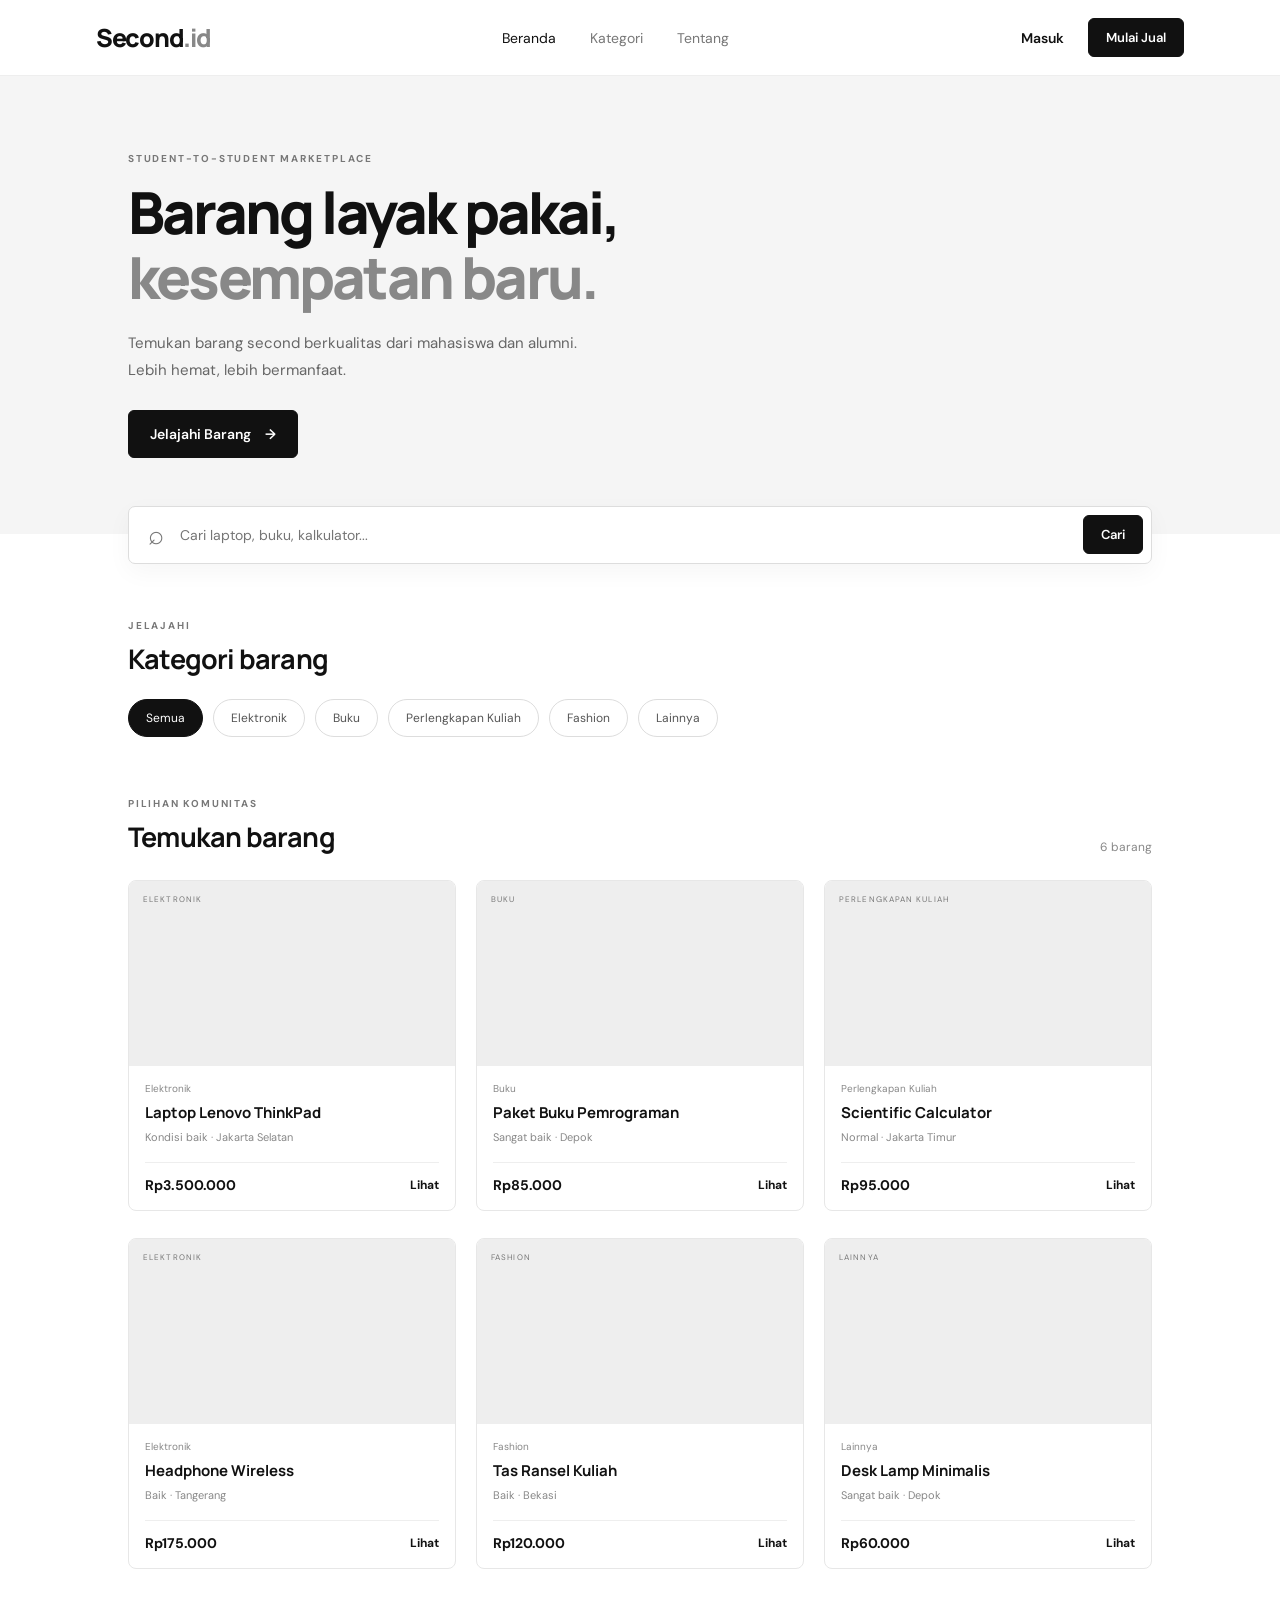
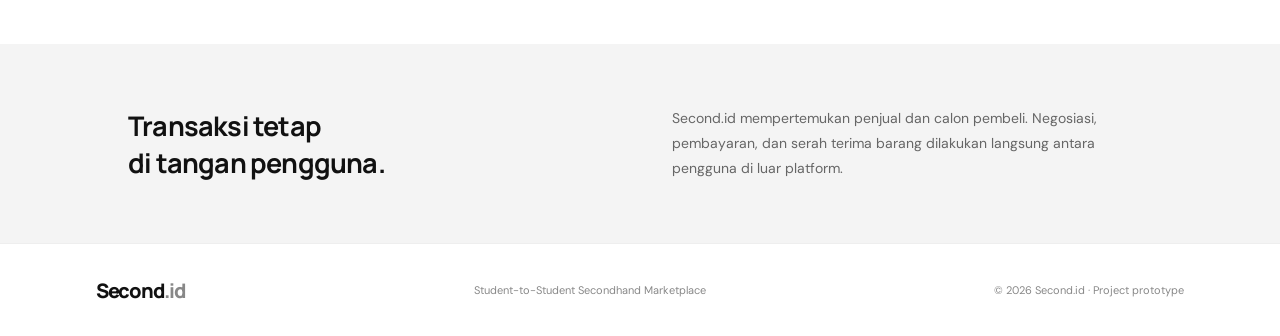
<file: index.html>
<!DOCTYPE html>
<html lang="id">
<head>
  <meta charset="UTF-8">
  <meta name="viewport" content="width=device-width, initial-scale=1.0">
  <title>Second.id | Student-to-Student Secondhand Marketplace</title>
  <link rel="stylesheet" href="style.css">
</head>
<body>

  <header class="site-header">
    <a class="brand" href="index.html">Second<span>.id</span></a>
    <nav class="main-nav">
      <a class="active" href="index.html">Beranda</a>
      <a href="#kategori">Kategori</a>
      <a href="#tentang">Tentang</a>
    </nav>
    <div class="header-actions">
      <a class="text-link" href="login.html">Masuk</a>
      <a class="button button-dark button-small" href="login.html">Mulai Jual</a>
    </div>
  </header>

  <main>
    <section class="hero">
      <div class="hero-copy">
        <p class="eyebrow">STUDENT-TO-STUDENT MARKETPLACE</p>
        <h1>Barang layak pakai,<br><span>kesempatan baru.</span></h1>
        <p class="hero-description">Temukan barang second berkualitas dari mahasiswa dan alumni. Lebih hemat, lebih bermanfaat.</p>
        <a class="button button-dark" href="#katalog">Jelajahi Barang <span aria-hidden="true">→</span></a>
      </div>
    </section>

    <section class="search-section" aria-label="Pencarian barang">
      <div class="search-box">
        <span class="search-icon">⌕</span>
        <input id="searchInput" type="search" placeholder="Cari laptop, buku, kalkulator..." aria-label="Cari barang">
        <button id="searchButton" class="button button-dark button-small">Cari</button>
      </div>
    </section>

    <section id="kategori" class="section-block">
      <div class="section-heading">
        <div><p class="eyebrow">JELAJAHI</p><h2>Kategori barang</h2></div>
      </div>
      <div class="category-list">
        <button class="category-chip selected" data-category="Semua">Semua</button>
        <button class="category-chip" data-category="Elektronik">Elektronik</button>
        <button class="category-chip" data-category="Buku">Buku</button>
        <button class="category-chip" data-category="Perlengkapan Kuliah">Perlengkapan Kuliah</button>
        <button class="category-chip" data-category="Fashion">Fashion</button>
        <button class="category-chip" data-category="Lainnya">Lainnya</button>
      </div>
    </section>

    <section id="katalog" class="section-block catalog-section">
      <div class="section-heading catalog-heading">
        <div><p class="eyebrow">PILIHAN KOMUNITAS</p><h2>Temukan barang</h2></div>
        <span id="resultCount" class="muted">6 barang</span>
      </div>
      <div id="productGrid" class="product-grid">
        <article class="product-card" data-category="Elektronik" data-name="Laptop Lenovo ThinkPad">
          <div class="product-visual"><span>ELEKTRONIK</span></div>
          <div class="product-info"><p class="product-category">Elektronik</p><h3>Laptop Lenovo ThinkPad</h3><p class="product-condition">Kondisi baik · Jakarta Selatan</p><div class="product-bottom"><strong>Rp3.500.000</strong><a href="login.html" aria-label="Lihat detail Laptop Lenovo ThinkPad">Lihat </a></div></div>
        </article>
        <article class="product-card" data-category="Buku" data-name="Paket Buku Pemrograman">
          <div class="product-visual"><span>BUKU</span></div>
          <div class="product-info"><p class="product-category">Buku</p><h3>Paket Buku Pemrograman</h3><p class="product-condition">Sangat baik · Depok</p><div class="product-bottom"><strong>Rp85.000</strong><a href="login.html">Lihat </a></div></div>
        </article>
        <article class="product-card" data-category="Perlengkapan Kuliah" data-name="Scientific Calculator">
          <div class="product-visual"><span>PERLENGKAPAN KULIAH</span></div>
          <div class="product-info"><p class="product-category">Perlengkapan Kuliah</p><h3>Scientific Calculator</h3><p class="product-condition">Normal · Jakarta Timur</p><div class="product-bottom"><strong>Rp95.000</strong><a href="login.html">Lihat </a></div></div>
        </article>
        <article class="product-card" data-category="Elektronik" data-name="Headphone Wireless">
          <div class="product-visual"><span>ELEKTRONIK</span></div>
          <div class="product-info"><p class="product-category">Elektronik</p><h3>Headphone Wireless</h3><p class="product-condition">Baik · Tangerang</p><div class="product-bottom"><strong>Rp175.000</strong><a href="login.html">Lihat </a></div></div>
        </article>
        <article class="product-card" data-category="Fashion" data-name="Tas Ransel Kuliah">
          <div class="product-visual"><span>FASHION</span></div>
          <div class="product-info"><p class="product-category">Fashion</p><h3>Tas Ransel Kuliah</h3><p class="product-condition">Baik · Bekasi</p><div class="product-bottom"><strong>Rp120.000</strong><a href="login.html">Lihat </a></div></div>
        </article>
        <article class="product-card" data-category="Lainnya" data-name="Desk Lamp Minimalis">
          <div class="product-visual"><span>LAINNYA</span></div>
          <div class="product-info"><p class="product-category">Lainnya</p><h3>Desk Lamp Minimalis</h3><p class="product-condition">Sangat baik · Depok</p><div class="product-bottom"><strong>Rp60.000</strong><a href="login.html">Lihat </a></div></div>
        </article>
      </div>
      <p id="emptyMessage" class="empty-message" hidden>Barang tidak ditemukan. Coba kata kunci atau kategori lain.</p>
    </section>

    <section id="tentang" class="info-strip">
      <div><h2>Transaksi tetap<br>di tangan pengguna.</h2></div>
      <p>Second.id mempertemukan penjual dan calon pembeli. Negosiasi, pembayaran, dan serah terima barang dilakukan langsung antara pengguna di luar platform.</p>
    </section>
  </main>

  <footer class="site-footer"><a class="brand" href="index.html">Second<span>.id</span></a><p>Student-to-Student Secondhand Marketplace</p><small>© 2026 Second.id · Project prototype</small></footer>
  <script src="main.js"></script>
</body>
</html>
</file>
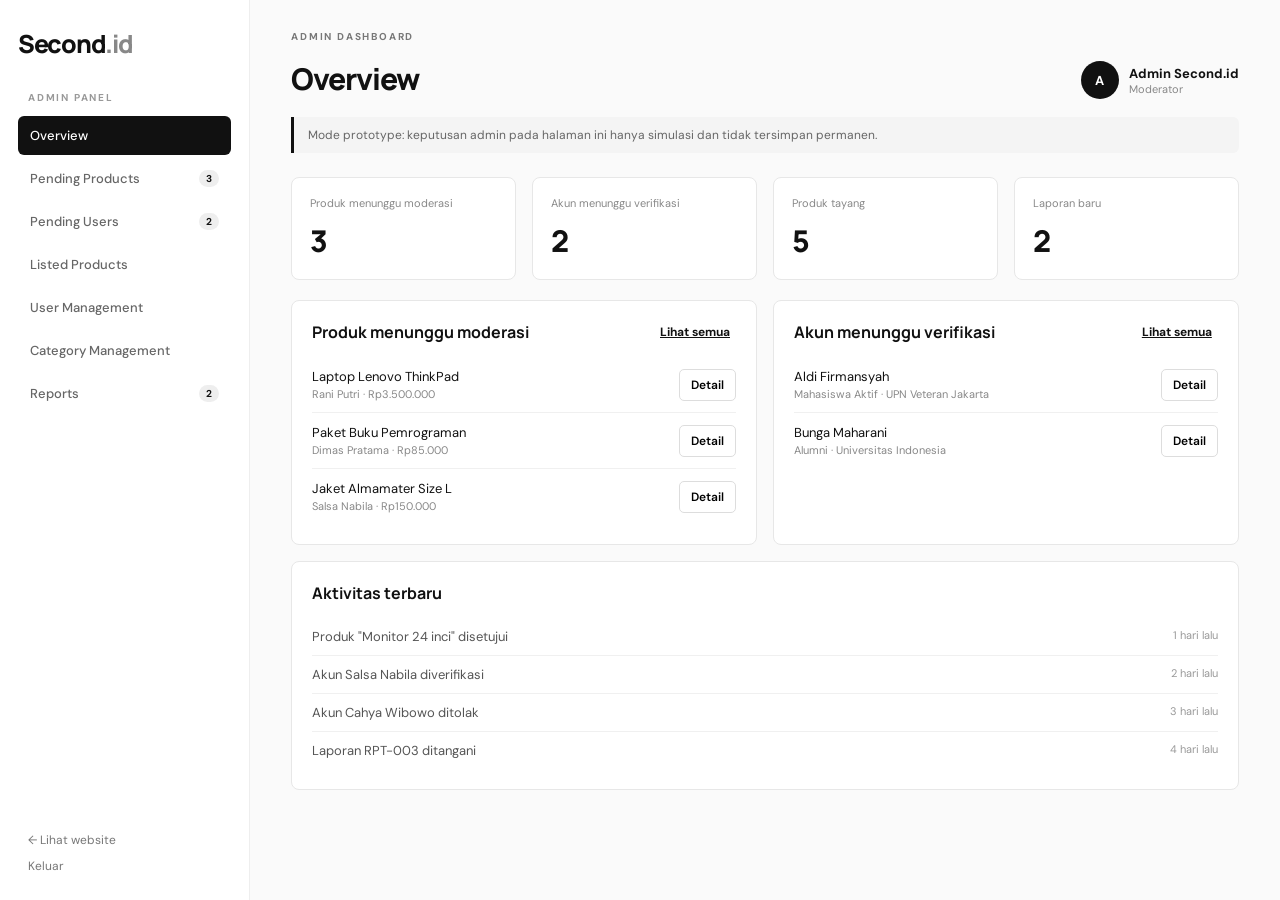
<file: admin.html>
<!DOCTYPE html>
<html lang="id">
<head>
  <meta charset="UTF-8">
  <meta name="viewport" content="width=device-width, initial-scale=1.0">
  <title>Admin Dashboard | Second.id</title>
  <link rel="stylesheet" href="style.css">
  <link rel="stylesheet" href="admin.css">
</head>
<body class="admin-body">

  <div class="admin-layout">
    <aside class="admin-sidebar" aria-label="Navigasi admin">
      <a class="brand" href="index.html">Second<span>.id</span></a>
      <p class="sidebar-label">ADMIN PANEL</p>
      <nav class="sidebar-nav" id="sidebarNav">
        <button class="nav-item active" data-view="overview">Overview</button>
        <button class="nav-item" data-view="pending-products">Pending Products <span class="badge" id="badgePendingProducts">0</span></button>
        <button class="nav-item" data-view="pending-users">Pending Users <span class="badge" id="badgePendingUsers">0</span></button>
        <button class="nav-item" data-view="listed-products">Listed Products</button>
        <button class="nav-item" data-view="users">User Management</button>
        <button class="nav-item" data-view="categories">Category Management</button>
        <button class="nav-item" data-view="reports">Reports <span class="badge" id="badgeReports">0</span></button>
      </nav>
      <div class="sidebar-footer">
        <a href="index.html">← Lihat website</a>
        <a href="login.html">Keluar</a>
      </div>
    </aside>

    <main class="admin-main">
      <header class="admin-topbar">
        <div>
          <p class="eyebrow">ADMIN DASHBOARD</p>
          <h1 id="viewTitle">Overview</h1>
        </div>
        <div class="admin-profile"><span class="avatar">A</span><div><strong>Admin Second.id</strong><small>Moderator</small></div></div>
      </header>

      <p class="sim-note">Mode prototype: keputusan admin pada halaman ini hanya simulasi dan tidak tersimpan permanen.</p>

      <!-- OVERVIEW -->
      <section class="view" id="view-overview">
        <div class="stat-grid" id="statGrid"></div>
        <div class="two-col">
          <div class="panel">
            <div class="panel-head"><h2>Produk menunggu moderasi</h2><button class="link-btn" data-goto="pending-products">Lihat semua</button></div>
            <div id="overviewProducts"></div>
          </div>
          <div class="panel">
            <div class="panel-head"><h2>Akun menunggu verifikasi</h2><button class="link-btn" data-goto="pending-users">Lihat semua</button></div>
            <div id="overviewUsers"></div>
          </div>
        </div>
        <div class="panel">
          <div class="panel-head"><h2>Aktivitas terbaru</h2></div>
          <ul class="activity" id="activityList"></ul>
        </div>
      </section>

      <!-- PENDING PRODUCTS -->
      <section class="view" id="view-pending-products" hidden>
        <div class="panel"><div class="table-wrap"><table>
          <thead><tr><th>Produk</th><th>Kategori</th><th>Harga</th><th>Penjual</th><th>Diunggah</th><th class="right">Aksi</th></tr></thead>
          <tbody id="tbodyPendingProducts"></tbody>
        </table></div><p class="empty" id="emptyPendingProducts" hidden>Tidak ada produk yang menunggu moderasi.</p></div>
      </section>

      <!-- PENDING USERS -->
      <section class="view" id="view-pending-users" hidden>
        <div class="panel"><div class="table-wrap"><table>
          <thead><tr><th>Nama</th><th>Status</th><th>NIM</th><th>Universitas</th><th>Daftar</th><th class="right">Aksi</th></tr></thead>
          <tbody id="tbodyPendingUsers"></tbody>
        </table></div><p class="empty" id="emptyPendingUsers" hidden>Tidak ada akun yang menunggu verifikasi.</p></div>
      </section>

      <!-- LISTED PRODUCTS -->
      <section class="view" id="view-listed-products" hidden>
        <div class="toolbar"><input id="listedSearch" type="search" placeholder="Cari produk tayang..." aria-label="Cari produk tayang"></div>
        <div class="panel"><div class="table-wrap"><table>
          <thead><tr><th>Produk</th><th>Kategori</th><th>Harga</th><th>Penjual</th><th>Status</th><th class="right">Aksi</th></tr></thead>
          <tbody id="tbodyListed"></tbody>
        </table></div><p class="empty" id="emptyListed" hidden>Produk tidak ditemukan.</p></div>
      </section>

      <!-- USER MANAGEMENT -->
      <section class="view" id="view-users" hidden>
        <div class="toolbar">
          <input id="userSearch" type="search" placeholder="Cari nama, email, atau NIM..." aria-label="Cari pengguna">
          <select id="userFilter" aria-label="Filter status verifikasi">
            <option value="Semua">Semua status</option>
            <option value="verified">Terverifikasi</option>
            <option value="pending">Menunggu</option>
            <option value="rejected">Ditolak</option>
            <option value="suspended">Dinonaktifkan</option>
          </select>
        </div>
        <div class="panel"><div class="table-wrap"><table>
          <thead><tr><th>Nama</th><th>Email</th><th>Status</th><th>Verifikasi</th><th class="right">Aksi</th></tr></thead>
          <tbody id="tbodyUsers"></tbody>
        </table></div><p class="empty" id="emptyUsers" hidden>Pengguna tidak ditemukan.</p></div>
      </section>

      <!-- CATEGORIES -->
      <section class="view" id="view-categories" hidden>
        <div class="toolbar"><button class="button button-dark button-small" data-action="add-category">+ Tambah kategori</button></div>
        <div class="panel"><div class="table-wrap"><table>
          <thead><tr><th>Nama kategori</th><th>Jumlah produk tayang</th><th class="right">Aksi</th></tr></thead>
          <tbody id="tbodyCategories"></tbody>
        </table></div></div>
      </section>

      <!-- REPORTS -->
      <section class="view" id="view-reports" hidden>
        <div class="toolbar">
          <select id="reportFilter" aria-label="Filter laporan">
            <option value="Semua">Semua laporan</option>
            <option value="Baru">Baru</option>
            <option value="Ditangani">Ditangani</option>
          </select>
        </div>
        <div class="panel"><div class="table-wrap"><table>
          <thead><tr><th>ID</th><th>Jenis</th><th>Target</th><th>Pelapor</th><th>Status</th><th class="right">Aksi</th></tr></thead>
          <tbody id="tbodyReports"></tbody>
        </table></div><p class="empty" id="emptyReports" hidden>Tidak ada laporan.</p></div>
      </section>
    </main>
  </div>

  <!-- MODAL -->
  <div class="modal-backdrop" id="modal" hidden>
    <div class="modal" role="dialog" aria-modal="true" aria-labelledby="modalTitle">
      <div class="modal-head"><h2 id="modalTitle"></h2><button class="modal-close" id="modalClose" aria-label="Tutup">×</button></div>
      <div class="modal-body" id="modalBody"></div>
      <div class="modal-foot" id="modalFoot"></div>
    </div>
  </div>
  <div class="toast" id="toast" role="status" hidden></div>

  <script src="admin.js"></script>
</body>
</html>
</file>
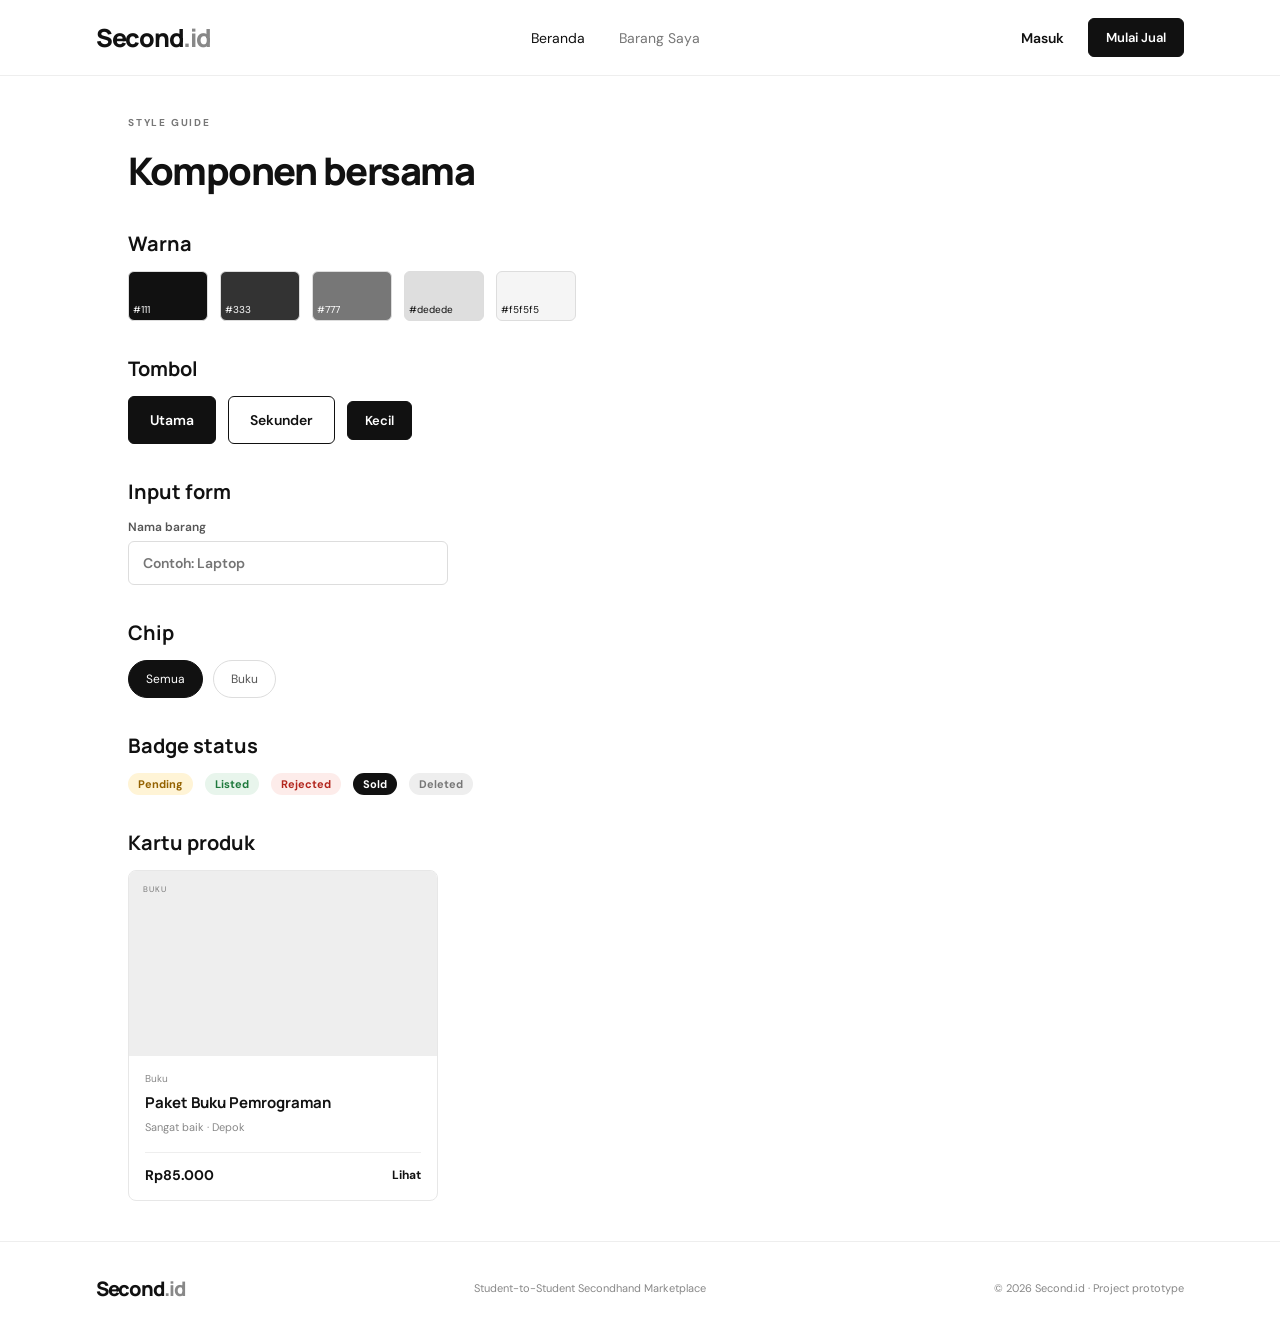
<file: components.html>
<!DOCTYPE html>
<html lang="id">
<head>
  <meta charset="UTF-8">
  <meta name="viewport" content="width=device-width, initial-scale=1.0">
  <title>Contoh Komponen | Second.id</title>
  <link rel="stylesheet" href="style.css">
  <style>
    .demo{padding:40px 10%}.demo h2{font:700 20px 'Manrope';margin:34px 0 14px}
    .row{display:flex;gap:12px;flex-wrap:wrap;align-items:center}
    .swatch{width:80px;height:50px;border-radius:6px;border:1px solid #ddd;font-size:10px;padding:4px;display:flex;align-items:end}
    .field{display:block;font-size:12px;font-weight:600;color:#555;max-width:320px}
    .field input{display:block;width:100%;margin-top:6px;padding:12px 14px;border:1px solid #ddd;border-radius:6px;font-size:14px}
    .badge{padding:4px 10px;border-radius:20px;font-size:11px;font-weight:700}
  </style>
</head>
<body>
  <div data-component="navbar" data-active="home"></div>
  <main class="demo">
    <p class="eyebrow">STYLE GUIDE</p>
    <h1 style="font:800 38px 'Manrope';letter-spacing:-1.5px;margin:0">Komponen bersama</h1>

    <h2>Warna</h2>
    <div class="row">
      <div class="swatch" style="background:#111;color:#fff">#111</div>
      <div class="swatch" style="background:#333;color:#fff">#333</div>
      <div class="swatch" style="background:#777;color:#fff">#777</div>
      <div class="swatch" style="background:#dedede">#dedede</div>
      <div class="swatch" style="background:#f5f5f5">#f5f5f5</div>
    </div>

    <h2>Tombol</h2>
    <div class="row">
      <button class="button button-dark">Utama</button>
      <button class="button button-outline">Sekunder</button>
      <button class="button button-dark button-small">Kecil</button>
    </div>

    <h2>Input form</h2>
    <label class="field">Nama barang<input placeholder="Contoh: Laptop"></label>

    <h2>Chip</h2>
    <div class="category-list"><button class="category-chip selected">Semua</button><button class="category-chip">Buku</button></div>

    <h2>Badge status</h2>
    <div class="row">
      <span class="badge" style="background:#fff4d6;color:#946200">Pending</span>
      <span class="badge" style="background:#e8f5ec;color:#1f7a3d">Listed</span>
      <span class="badge" style="background:#fdecea;color:#b3261e">Rejected</span>
      <span class="badge" style="background:#111;color:#fff">Sold</span>
      <span class="badge" style="background:#eee;color:#777">Deleted</span>
    </div>

    <h2>Kartu produk</h2>
    <div class="product-grid" style="max-width:640px;grid-template-columns:repeat(2,1fr)">
      <article class="product-card">
        <div class="product-visual"><span>BUKU</span></div>
        <div class="product-info"><p class="product-category">Buku</p><h3>Paket Buku Pemrograman</h3><p class="product-condition">Sangat baik · Depok</p><div class="product-bottom"><strong>Rp85.000</strong><a href="#">Lihat</a></div></div>
      </article>
    </div>
  </main>
  <div data-component="footer"></div>
  <script src="components.js"></script>
</body>
</html>
</file>
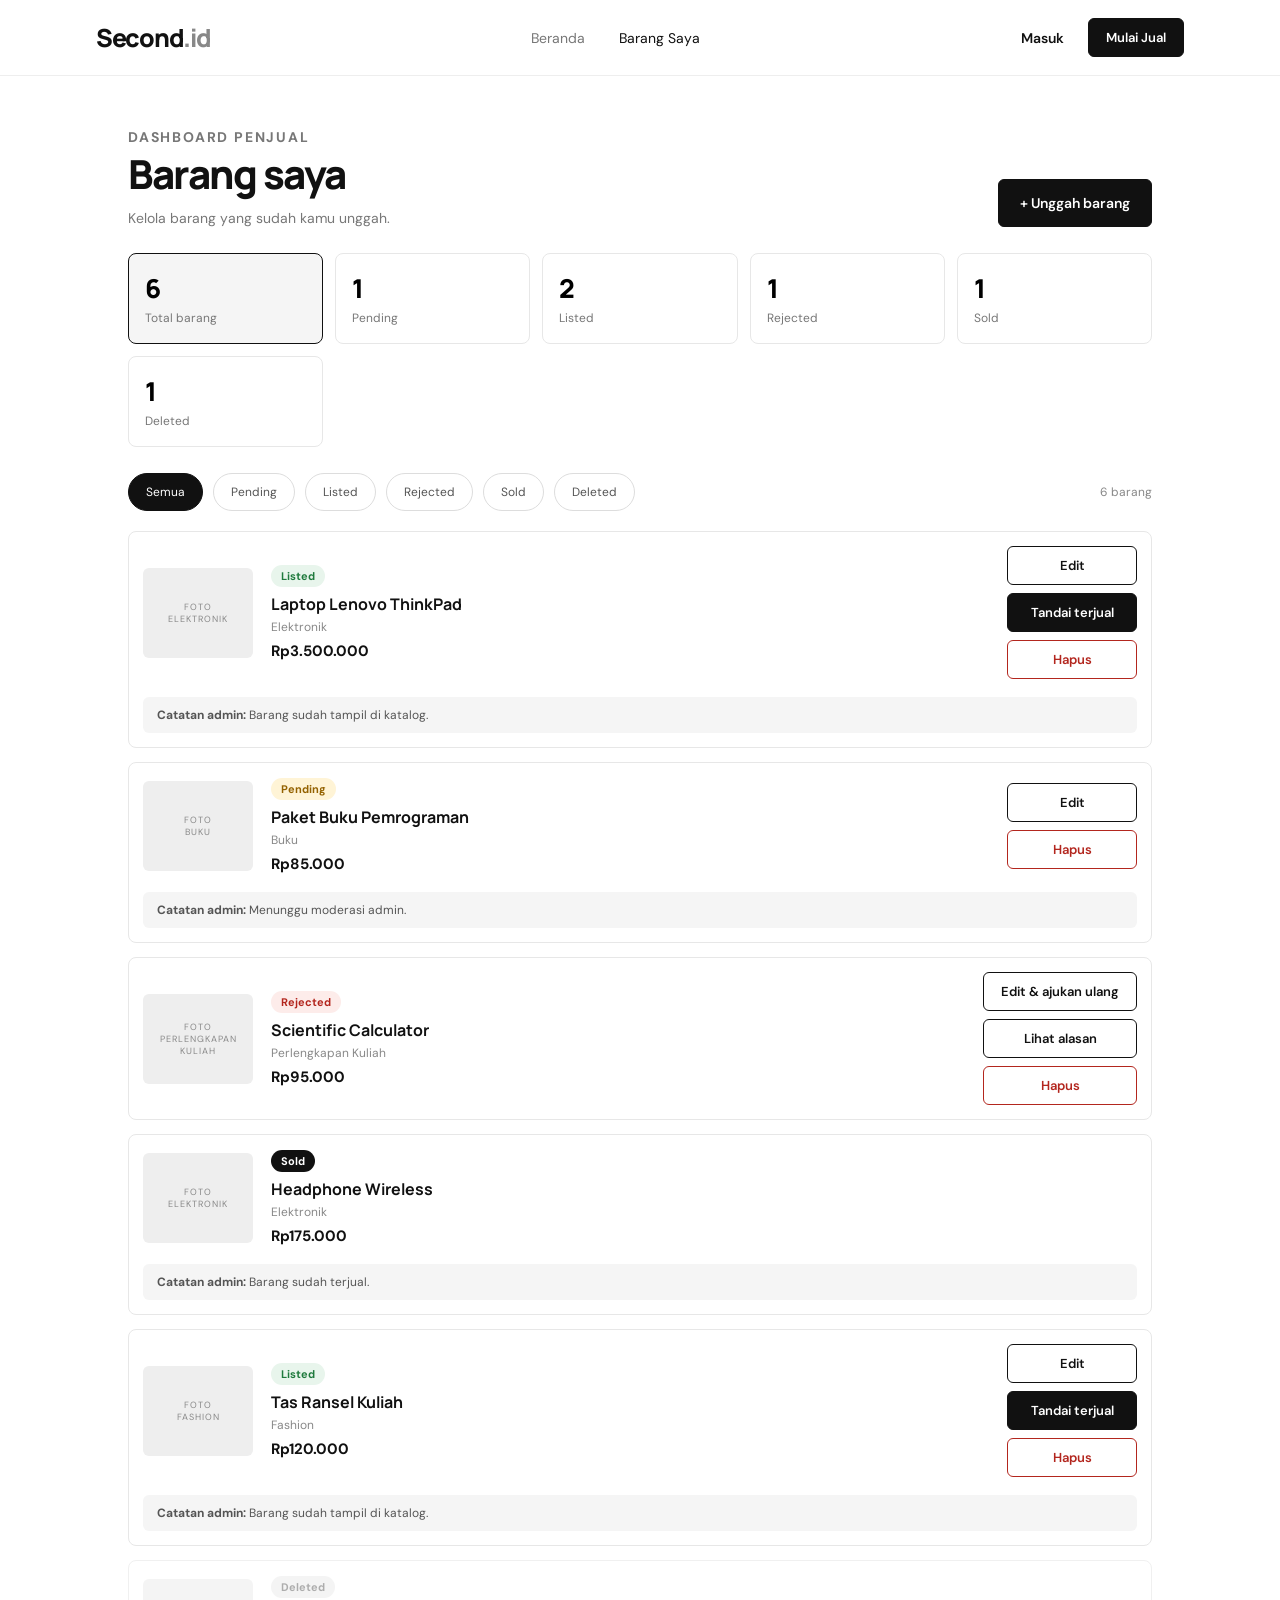
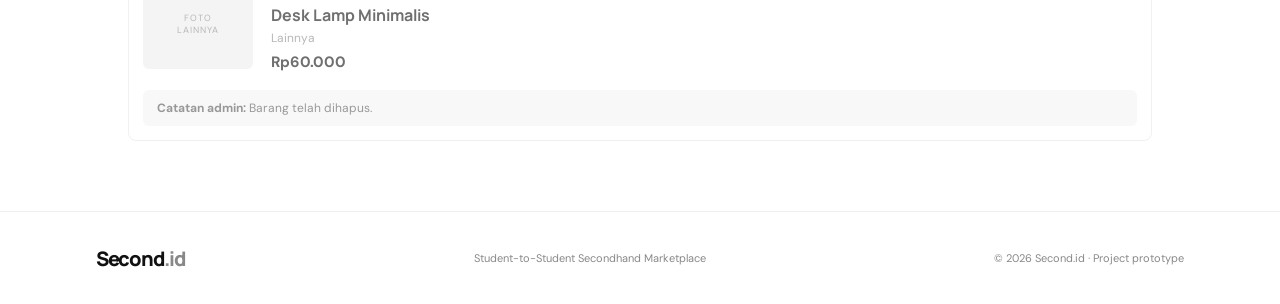
<file: my-items.html>
<!DOCTYPE html>
<html lang="id">
<head>
  <meta charset="UTF-8">
  <meta name="viewport" content="width=device-width, initial-scale=1.0">
  <title>Barang Saya | Second.id</title>
  <link rel="stylesheet" href="style.css">
  <link rel="stylesheet" href="my-items.css">
</head>
<body>
  <div data-component="navbar" data-active="my-items"></div>

  <main class="page">
    <div class="page-head">
      <div>
        <p class="eyebrow">DASHBOARD PENJUAL</p>
        <h1>Barang saya</h1>
        <p>Kelola barang yang sudah kamu unggah.</p>
      </div>
      <a class="button button-dark" href="login.html">+ Unggah barang</a>
    </div>

    <section class="summary" id="summary" aria-label="Ringkasan barang"></section>

    <div class="filters" id="filters" aria-label="Filter status">
      <button class="category-chip selected" data-status="all">Semua</button>
      <button class="category-chip" data-status="pending">Pending</button>
      <button class="category-chip" data-status="listed">Listed</button>
      <button class="category-chip" data-status="rejected">Rejected</button>
      <button class="category-chip" data-status="sold">Sold</button>
      <button class="category-chip" data-status="deleted">Deleted</button>
      <span class="muted" id="countText"></span>
    </div>

    <section class="item-list" id="itemList"></section>
    <p class="empty-message" id="emptyMsg" hidden>Tidak ada barang dengan status ini.</p>
  </main>

  <div data-component="footer"></div>

  <dialog id="editDialog">
    <form class="modal" id="editForm" method="dialog">
      <h2>Edit barang</h2>
      <p id="editHint">Perubahan akan disimpan.</p>
      <label class="field">Nama barang<input id="fName" required maxlength="60"></label>
      <label class="field">Harga (Rp)<input id="fPrice" type="number" min="0" step="1000" required></label>
      <label class="field">Kategori
        <select id="fCategory">
          <option>Elektronik</option><option>Buku</option><option>Perlengkapan Kuliah</option><option>Fashion</option><option>Lainnya</option>
        </select>
      </label>
      <div class="modal-actions">
        <button type="button" class="button button-outline button-small" data-close>Batal</button>
        <button type="submit" class="button button-dark button-small" id="saveBtn">Simpan</button>
      </div>
    </form>
  </dialog>

  <dialog id="confirmDialog">
    <div class="modal">
      <h2 id="cTitle"></h2>
      <p id="cText"></p>
      <div class="modal-actions">
        <button class="button button-outline button-small" data-close>Batal</button>
        <button class="button button-dark button-small" id="cOk">Ya, lanjutkan</button>
      </div>
    </div>
  </dialog>

  <div class="toast" id="toast" role="status"></div>
  <script src="components.js"></script>
  <script src="my-items.js"></script>
</body>
</html>
</file>
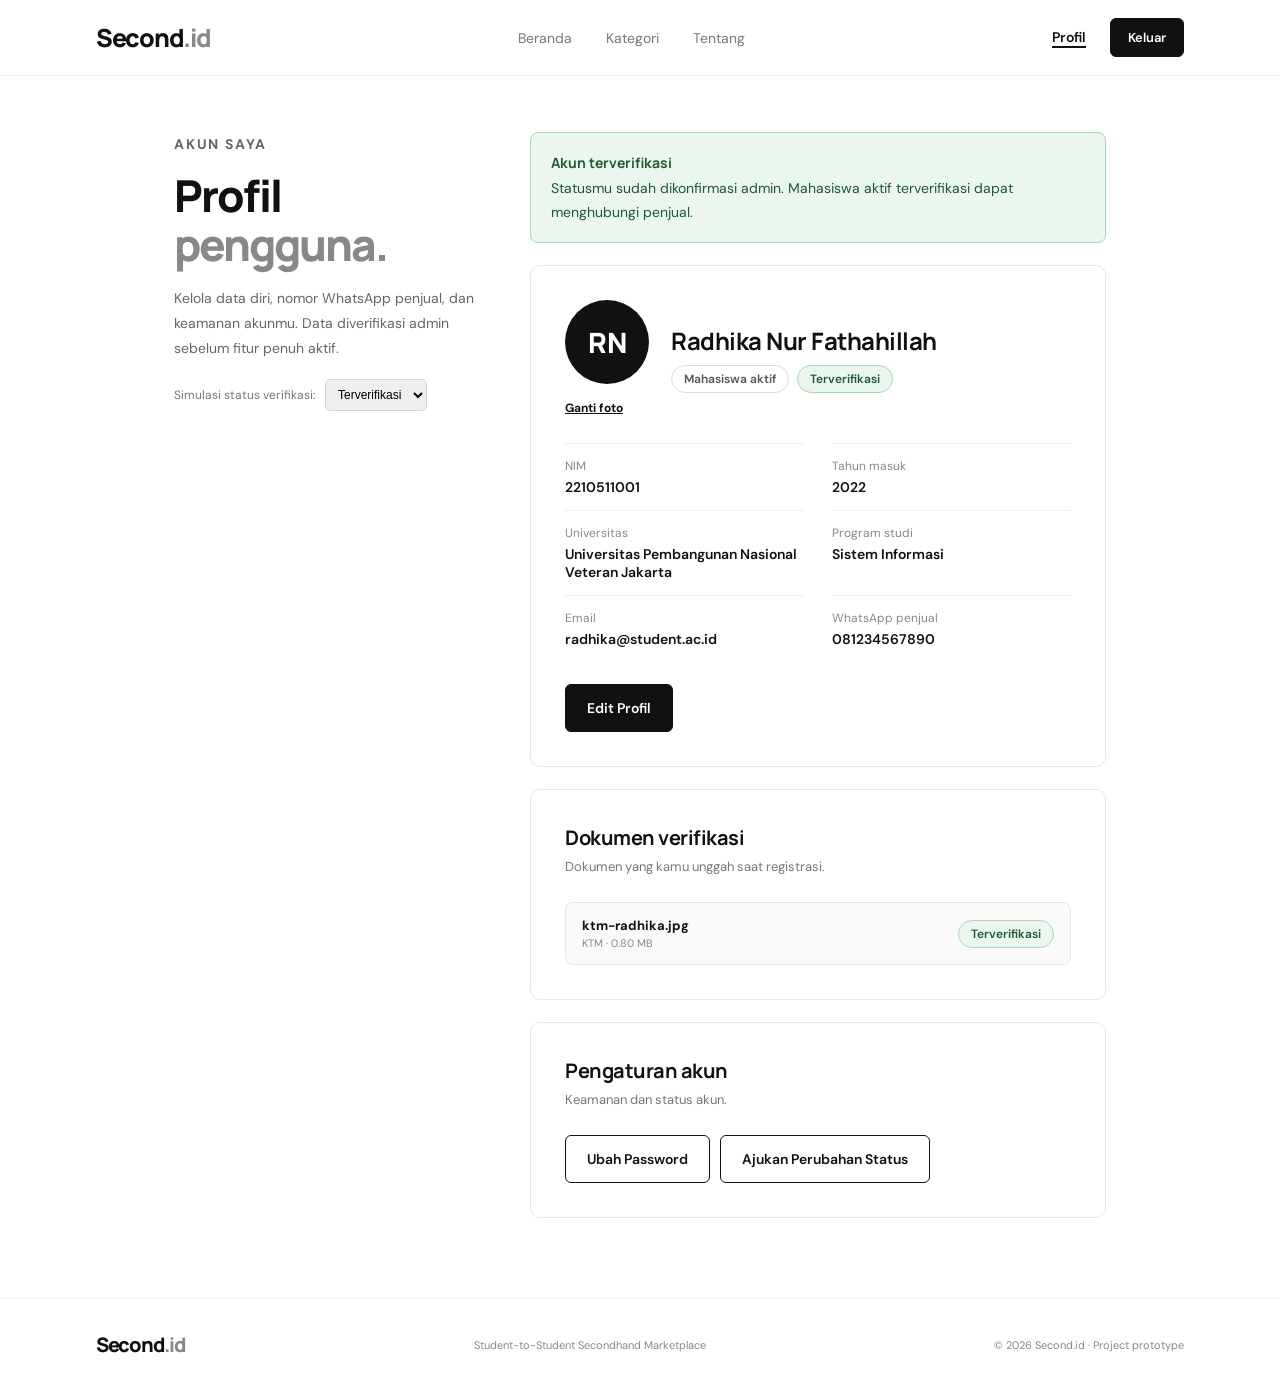
<file: profile.html>
<!DOCTYPE html>
<html lang="id">
<head>
  <meta charset="UTF-8">
  <meta name="viewport" content="width=device-width, initial-scale=1.0">
  <title>Profil Saya | Second.id</title>
  <link rel="stylesheet" href="style.css">
  <link rel="stylesheet" href="account.css">
</head>
<body>
  <header class="site-header">
    <a class="brand" href="index.html">Second<span>.id</span></a>
    <nav class="main-nav">
      <a href="index.html">Beranda</a>
      <a href="index.html#kategori">Kategori</a>
      <a href="index.html#tentang">Tentang</a>
    </nav>
    <div class="header-actions">
      <a class="text-link active" href="profile.html">Profil</a>
      <a class="button button-dark button-small" href="index.html">Keluar</a>
    </div>
  </header>

  <main class="acc-main">
    <aside class="acc-intro">
      <p class="eyebrow">AKUN SAYA</p>
      <h1>Profil <span>pengguna.</span></h1>
      <p>Kelola data diri, nomor WhatsApp penjual, dan keamanan akunmu. Data diverifikasi admin sebelum fitur penuh aktif.</p>
      <div class="demo-bar">
        <label for="demoStatus">Simulasi status verifikasi:</label>
        <select id="demoStatus">
          <option value="pending">Menunggu</option>
          <option value="verified">Terverifikasi</option>
          <option value="rejected">Ditolak</option>
        </select>
      </div>
    </aside>

    <div>
      <div id="verifNotice"></div>

      <!-- Informasi profil -->
      <section class="acc-card" id="viewCard">
        <div class="profile-head">
          <div>
            <div class="avatar" id="avatar" aria-label="Foto profil">AB</div>
            <div class="avatar-actions"><label class="link-btn" for="avatarInput" style="cursor:pointer">Ganti foto</label><input type="file" id="avatarInput" accept=".jpg,.jpeg,.png" hidden></div>
          </div>
          <div>
            <h2 id="pName">—</h2>
            <div class="badges">
              <span class="badge" id="pStatus">—</span>
              <span class="badge" id="pVerif">—</span>
            </div>
          </div>
        </div>

        <dl class="info-list">
          <div><dt>NIM</dt><dd id="pNim">—</dd></div>
          <div><dt id="pTahunLabel">Tahun masuk</dt><dd id="pTahun">—</dd></div>
          <div><dt>Universitas</dt><dd id="pUniv">—</dd></div>
          <div><dt>Program studi</dt><dd id="pProdi">—</dd></div>
          <div><dt>Email</dt><dd id="pEmail">—</dd></div>
          <div><dt>WhatsApp penjual</dt><dd id="pWa">—</dd></div>
        </dl>
        <div class="card-actions"><button class="button button-dark" id="editBtn">Edit Profil</button></div>
      </section>

      <!-- Form edit -->
      <section class="acc-card" id="editCard" hidden>
        <h2>Edit profil</h2>
        <p class="sub">NIM dan status tidak bisa diubah langsung. Gunakan pengajuan perubahan status di bawah.</p>
        <form id="editForm" novalidate>
          <div class="field" id="e-nama"><label for="eNama">Nama lengkap</label><input type="text" id="eNama"><p class="error-text"></p></div>
          <div class="field" id="e-univ"><label for="eUniv">Universitas</label><input type="text" id="eUniv"><p class="error-text"></p></div>
          <div class="field" id="e-prodi"><label for="eProdi">Program studi</label><input type="text" id="eProdi"><p class="error-text"></p></div>
          <div class="field" id="e-email"><label for="eEmail">Email</label><input type="email" id="eEmail"><p class="error-text"></p></div>
          <div class="field" id="e-wa"><label for="eWa">Nomor WhatsApp <span class="hint">· untuk dihubungi pembeli</span></label><input type="tel" id="eWa" placeholder="08xxxxxxxxxx"><p class="error-text"></p></div>
          <div class="card-actions">
            <button type="submit" class="button button-dark">Simpan Perubahan</button>
            <button type="button" class="button button-outline" id="cancelEdit">Batal</button>
          </div>
        </form>
      </section>

      <!-- Dokumen verifikasi -->
      <section class="acc-card">
        <h2>Dokumen verifikasi</h2>
        <p class="sub">Dokumen yang kamu unggah saat registrasi.</p>
        <div class="doc-box">
          <div><b id="docName">—</b><small id="docMeta">—</small></div>
          <span class="badge" id="docBadge">—</span>
        </div>
      </section>

      <!-- Pengaturan akun -->
      <section class="acc-card">
        <h2>Pengaturan akun</h2>
        <p class="sub">Keamanan dan status akun.</p>
        <div class="card-actions" style="margin-top:0">
          <button class="button button-outline" id="pwOpen">Ubah Password</button>
          <button class="button button-outline" id="statusOpen">Ajukan Perubahan Status</button>
        </div>

        <form id="pwForm" class="panel" hidden novalidate style="margin-top:26px">
          <div class="field" id="p-old"><label for="pOld">Password lama</label><div class="pw-wrap"><input type="password" id="pOld" autocomplete="current-password"><button type="button" class="pw-toggle" data-target="pOld" aria-label="Tampilkan password lama">Tampil</button></div><p class="error-text"></p></div>
          <div class="field" id="p-new"><label for="pNew">Password baru</label><div class="pw-wrap"><input type="password" id="pNew" autocomplete="new-password"><button type="button" class="pw-toggle" data-target="pNew" aria-label="Tampilkan password baru">Tampil</button></div><p class="error-text"></p></div>
          <div class="field" id="p-conf"><label for="pConf">Konfirmasi password baru</label><div class="pw-wrap"><input type="password" id="pConf" autocomplete="new-password"><button type="button" class="pw-toggle" data-target="pConf" aria-label="Tampilkan konfirmasi">Tampil</button></div><p class="error-text"></p></div>
          <div class="card-actions"><button type="submit" class="button button-dark">Simpan Password</button><button type="button" class="button button-outline" data-close="pwForm">Batal</button></div>
        </form>

        <form id="statusForm" class="panel" hidden novalidate style="margin-top:26px">
          <div class="field" id="s-new"><label for="sNew">Status baru</label><select id="sNew"></select><p class="error-text"></p></div>
          <div class="field" id="s-reason"><label for="sReason">Alasan pengajuan</label><input type="text" id="sReason" placeholder="Contoh: Saya sudah lulus pada 2026"><p class="error-text"></p></div>
          <div class="field" id="s-doc"><span class="label">Dokumen pendukung <span class="hint">· PDF/JPG/PNG, maks. 5 MB</span></span><label class="file-drop"><input type="file" id="sDoc" accept=".pdf,.jpg,.jpeg,.png"><span class="btn-look">Pilih file</span><span class="file-name" id="sFileName">Belum ada file dipilih</span></label><p class="error-text"></p></div>
          <div class="card-actions"><button type="submit" class="button button-dark">Kirim Pengajuan</button><button type="button" class="button button-outline" data-close="statusForm">Batal</button></div>
        </form>
      </section>
    </div>
  </main>

  <div class="toast" id="toast" role="status" aria-live="polite"></div>
  <footer class="site-footer"><a class="brand" href="index.html">Second<span>.id</span></a><p>Student-to-Student Secondhand Marketplace</p><small>© 2026 Second.id · Project prototype</small></footer>
  <script src="profile.js"></script>
</body>
</html>
</file>
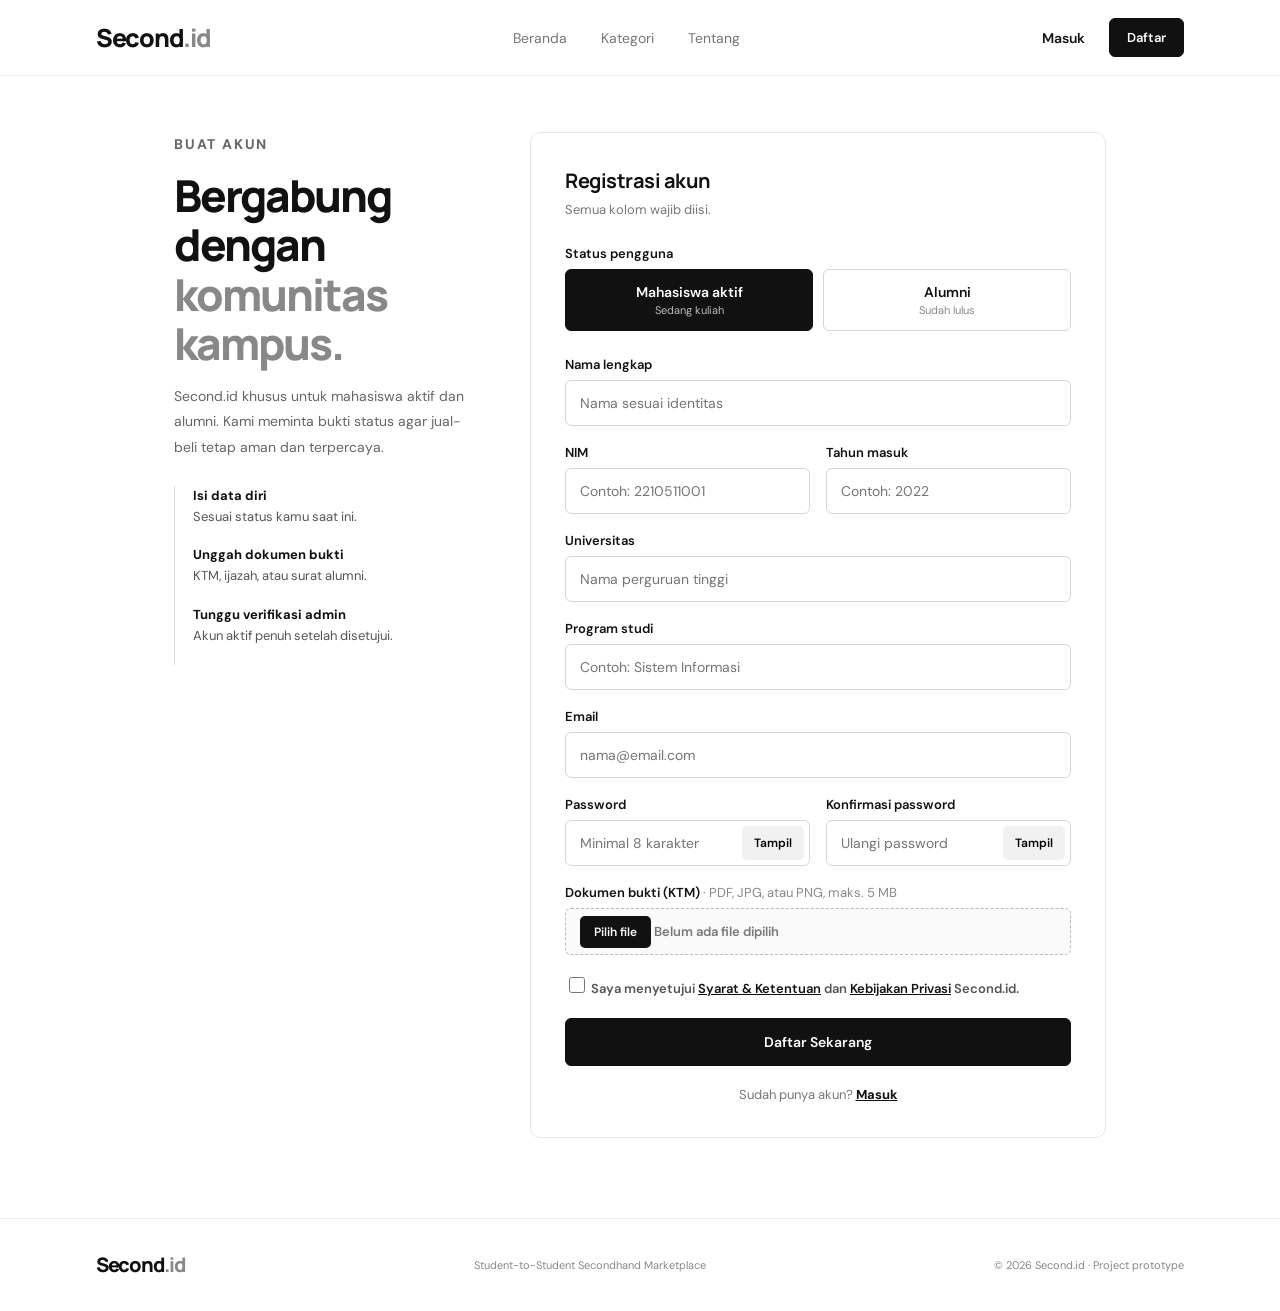
<file: register.html>
<!DOCTYPE html>
<html lang="id">
<head>
  <meta charset="UTF-8">
  <meta name="viewport" content="width=device-width, initial-scale=1.0">
  <title>Daftar | Second.id</title>
  <link rel="stylesheet" href="style.css">
  <link rel="stylesheet" href="account.css">
</head>
<body>
  <header class="site-header">
    <a class="brand" href="index.html">Second<span>.id</span></a>
    <nav class="main-nav">
      <a href="index.html">Beranda</a>
      <a href="index.html#kategori">Kategori</a>
      <a href="index.html#tentang">Tentang</a>
    </nav>
    <div class="header-actions">
      <a class="text-link" href="login.html">Masuk</a>
      <a class="button button-dark button-small" href="register.html">Daftar</a>
    </div>
  </header>

  <main class="acc-main">
    <aside class="acc-intro">
      <p class="eyebrow">BUAT AKUN</p>
      <h1>Bergabung dengan <span>komunitas kampus.</span></h1>
      <p>Second.id khusus untuk mahasiswa aktif dan alumni. Kami meminta bukti status agar jual-beli tetap aman dan terpercaya.</p>
      <ol class="acc-steps">
        <li><strong>Isi data diri</strong>Sesuai status kamu saat ini.</li>
        <li><strong>Unggah dokumen bukti</strong>KTM, ijazah, atau surat alumni.</li>
        <li><strong>Tunggu verifikasi admin</strong>Akun aktif penuh setelah disetujui.</li>
      </ol>
    </aside>

    <section class="acc-card">
      <div id="successBox" class="panel" hidden>
        <div class="notice notice-wait" role="status">
          <strong>Pendaftaran berhasil dikirim</strong>
          Akun kamu sedang menunggu verifikasi admin. Kami akan memeriksa dokumen buktimu. Selama menunggu, kamu bisa melihat profil dengan status <b>Menunggu verifikasi</b>.
        </div>
        <div class="card-actions">
          <a class="button button-dark" href="profile.html">Lihat Profil</a>
          <a class="button button-outline" href="index.html">Ke Beranda</a>
        </div>
      </div>

      <form id="registerForm" novalidate>
        <h2>Registrasi akun</h2>
        <p class="sub">Semua kolom wajib diisi.</p>

        <div class="field" id="f-status">
          <span class="label">Status pengguna</span>
          <div class="seg-group">
            <label class="seg"><input type="radio" name="status" value="mahasiswa" checked><span>Mahasiswa aktif<small>Sedang kuliah</small></span></label>
            <label class="seg"><input type="radio" name="status" value="alumni"><span>Alumni<small>Sudah lulus</small></span></label>
          </div>
        </div>

        <div class="field" id="f-nama">
          <label for="nama">Nama lengkap</label>
          <input type="text" id="nama" name="nama" autocomplete="name" placeholder="Nama sesuai identitas">
          <p class="error-text"></p>
        </div>

        <div class="field-row">
          <div class="field" id="f-nim">
            <label for="nim" id="nimLabel">NIM</label>
            <input type="text" id="nim" name="nim" inputmode="numeric" placeholder="Contoh: 2210511001">
            <p class="error-text"></p>
          </div>
          <div class="field" id="f-tahun">
            <label for="tahun" id="tahunLabel">Tahun masuk</label>
            <input type="number" id="tahun" name="tahun" placeholder="Contoh: 2022">
            <p class="error-text"></p>
          </div>
        </div>

        <div class="field" id="f-univ">
          <label for="univ">Universitas</label>
          <input type="text" id="univ" name="univ" placeholder="Nama perguruan tinggi">
          <p class="error-text"></p>
        </div>

        <div class="field" id="f-prodi">
          <label for="prodi">Program studi</label>
          <input type="text" id="prodi" name="prodi" placeholder="Contoh: Sistem Informasi">
          <p class="error-text"></p>
        </div>

        <div class="field" id="f-email">
          <label for="email">Email</label>
          <input type="email" id="email" name="email" autocomplete="email" placeholder="nama@email.com">
          <p class="error-text"></p>
        </div>

        <div class="field-row">
          <div class="field" id="f-password">
            <label for="password">Password</label>
            <div class="pw-wrap">
              <input type="password" id="password" name="password" autocomplete="new-password" placeholder="Minimal 8 karakter">
              <button type="button" class="pw-toggle" data-target="password" aria-label="Tampilkan password">Tampil</button>
            </div>
            <p class="error-text"></p>
          </div>
          <div class="field" id="f-confirm">
            <label for="confirm">Konfirmasi password</label>
            <div class="pw-wrap">
              <input type="password" id="confirm" name="confirm" autocomplete="new-password" placeholder="Ulangi password">
              <button type="button" class="pw-toggle" data-target="confirm" aria-label="Tampilkan konfirmasi password">Tampil</button>
            </div>
            <p class="error-text"></p>
          </div>
        </div>

        <div class="field" id="f-doc">
          <span class="label" id="docLabel">Dokumen bukti (KTM) <span class="hint">· PDF, JPG, atau PNG, maks. 5 MB</span></span>
          <label class="file-drop">
            <input type="file" id="doc" name="doc" accept=".pdf,.jpg,.jpeg,.png">
            <span class="btn-look">Pilih file</span>
            <span class="file-name" id="fileName">Belum ada file dipilih</span>
          </label>
          <p class="error-text"></p>
        </div>

        <div class="field" id="f-agree">
          <label class="check">
            <input type="checkbox" id="agree" name="agree">
            <span>Saya menyetujui <a href="#" onclick="return false">Syarat &amp; Ketentuan</a> dan <a href="#" onclick="return false">Kebijakan Privasi</a> Second.id.</span>
          </label>
          <p class="error-text"></p>
        </div>

        <button type="submit" class="button button-dark button-full">Daftar Sekarang</button>
        <p class="form-foot">Sudah punya akun? <a href="login.html">Masuk</a></p>
      </form>
    </section>
  </main>

  <footer class="site-footer"><a class="brand" href="index.html">Second<span>.id</span></a><p>Student-to-Student Secondhand Marketplace</p><small>© 2026 Second.id · Project prototype</small></footer>
  <script src="register.js"></script>
</body>
</html>
</file>
<file: style.css>
@import url('https://fonts.googleapis.com/css2?family=DM+Sans:wght@400;500;600;700&family=Manrope:wght@400;500;600;700;800&display=swap');
:root{--black:#111;--dark:#333;--gray:#777;--line:#dedede;--soft:#f5f5f5;--white:#fff}
*{box-sizing:border-box}html{scroll-behavior:smooth}

body{margin:0;background:#fff;
color:var(--black);font-family:'DM Sans',Arial,sans-serif}
a{color:inherit;text-decoration:none}
button,input{font:inherit}

.site-header{height:76px;padding:0 7.5%;display:flex;align-items:center;justify-content:space-between;border-bottom:1px solid #eee;background:#fff}
.brand{font:800 25px 'Manrope',sans-serif;letter-spacing:-1.3px}
.brand span{color:#888}
.main-nav{display:flex;gap:34px;color:#777;font-size:14px}
.main-nav a:hover,.main-nav a.active,.text-link:hover{color:#111}
.header-actions{display:flex;align-items:center;gap:24px;font-size:14px}
.text-link{font-weight:600}
.button{display:inline-flex;align-items:center;justify-content:center;gap:14px;padding:14px 21px;border:1px solid var(--black);border-radius:6px;font-weight:600;font-size:14px;cursor:pointer;transition:.2s}
.button-dark{background:var(--black);color:white}
.button-dark:hover{background:#333}
.button-outline{background:#fff;color:#111}
.button-outline:hover{background:#f4f4f4}
.button-small{padding:10px 17px;font-size:13px}
.button-full{width:100%}
.hero{min-height:390px;padding:76px 10%;display:flex;justify-content:space-between;align-items:center;background:var(--soft)}
.eyebrow{font-size:10px;font-weight:700;letter-spacing:1.8px;color:#777;margin:0 0 15px}
.hero h1,.auth-intro h1{font:800 clamp(38px,5vw,58px)/1.12 'Manrope',sans-serif;letter-spacing:-2.8px;margin:0}
.hero h1 span,.auth-intro h1 span{color:#888}
.hero-description{max-width:490px;color:#666;line-height:1.8;font-size:15px;margin:20px 0 26px}
.hero-note{max-width:230px;border-left:1px solid #bbb;padding:12px 0 12px 24px}
.note-icon{font-size:30px}
.hero-note p{font:600 17px/1.5 'Manrope';margin:12px 0 20px}
.hero-note span{font-size:9px;letter-spacing:1.2px;color:#888}
.search-section{padding:0 10%;margin-top:-28px}
.search-box{height:58px;background:white;border:1px solid #ddd;border-radius:7px;box-shadow:0 8px 24px #0000000a;display:flex;align-items:center;padding:7px 8px 7px 19px;gap:14px}
.search-icon{font-size:27px;color:#777}
.search-box input{border:0;outline:0;flex:1;min-width:0;font-size:14px}
.section-block{padding:55px 10% 0}
.section-heading{display:flex;align-items:end;justify-content:space-between;margin-bottom:22px}
.section-heading h2,.info-strip h2{font:700 27px 'Manrope';letter-spacing:-.8px;margin:0}
.section-heading .eyebrow{margin-bottom:8px}
.category-list{display:flex;gap:10px;flex-wrap:wrap}
.category-chip{border:1px solid #ddd;background:#fff;padding:10px 17px;border-radius:30px;font-size:12px;color:#555;cursor:pointer}
.category-chip:hover,.category-chip.selected{background:#111;color:#fff;border-color:#111}
.catalog-section{padding-top:60px;padding-bottom:75px}
.catalog-heading{margin-bottom:25px}.muted{color:#888;font-size:12px}
.product-grid{display:grid;grid-template-columns:repeat(3,minmax(0,1fr));gap:27px 20px}
.product-card{border:1px solid #e7e7e7;border-radius:8px;overflow:hidden;transition:.2s}
.product-card:hover{transform:translateY(-3px);box-shadow:0 10px 25px #0000000b}
.product-visual{height:185px;display:flex;align-items:center;justify-content:center;position:relative;background:#eee;overflow:hidden}
.product-visual>span{position:absolute;top:13px;left:14px;font-size:8px;letter-spacing:1.1px;color:#777}
.product-info{padding:16px}
.product-category{font-size:10px;color:#888;margin:0 0 7px}
.product-info h3{font:700 15px 'Manrope';margin:0 0 7px}
.product-condition{font-size:11px;color:#888;margin:0 0 18px}
.product-bottom{display:flex;align-items:center;justify-content:space-between;border-top:1px solid #eee;padding-top:13px}
.product-bottom strong{font-size:14px}
.product-bottom a{font-size:12px;font-weight:700}
.empty-message{padding:30px;text-align:center;color:#777}
.info-strip{background:#f4f4f4;padding:48px 10%;display:flex;justify-content:space-between;align-items:center;gap:50px}
.info-strip p:last-child{max-width:480px;color:#666;font-size:14px;line-height:1.8}
.site-footer{padding:28px 7.5%;display:flex;align-items:center;justify-content:space-between;gap:20px;border-top:1px solid #eee}
.site-footer p,.site-footer small{font-size:11px;color:#888}
.site-footer .brand{font-size:20px}



@media(max-width:800px){
.site-header{padding:0 5%;height:68px}
.main-nav{display:none}
.hero{padding:55px 7%;min-height:350px}
.hero-note{display:none}
.search-section,.section-block{padding-left:7%;padding-right:7%}
.product-grid{grid-template-columns:repeat(2,minmax(0,1fr))}
.info-strip{padding:40px 7%;gap:20px}
.auth-main{grid-template-columns:1fr;gap:35px;max-width:520px;padding-top:45px}
.auth-intro h1{font-size:37px}
.auth-card{padding:25px}
.site-footer{padding:25px 5%;flex-wrap:wrap}}

@media(max-width:480px){
.header-actions{gap:13px}
.header-actions .button{padding:9px 12px}
.hero h1{font-size:39px}
.product-grid{grid-template-columns:1fr 1fr;gap:12px}
.product-visual{height:135px}
.product-info{padding:11px}
.product-info h3{font-size:12px}
.product-condition{font-size:10px}
.product-bottom strong{font-size:11px}
.product-bottom a{font-size:10px}
.category-list{gap:7px}
.category-chip{padding:8px 12px;font-size:10px}
.info-strip{display:block}
.info-strip p:last-child{margin-top:20px}
.site-footer{justify-content:center;text-align:center;flex-direction:column;gap:5px}}

.auth-page{min-height:100vh;background:#f6f6f6}
.auth-header{background:#fff}
.auth-main{max-width:1050px;margin:0 auto;padding:65px 30px 75px;display:grid;grid-template-columns:1fr 430px;gap:80px;align-items:center}
.auth-intro h1{font-size:45px}
.auth-intro>p:last-child{max-width:370px;color:#777;line-height:1.8;font-size:14px;margin-top:22px}
.auth-card{background:#fff;border:1px solid #e6e6e6;border-radius:10px;padding:32px;box-shadow:0 12px 35px #00000008}
.auth-card h2{font:700 23px 'Manrope';margin:0 0 7px}
.auth-card>.muted{margin:0 0 24px}
.auth-tabs{display:grid;grid-template-columns:1fr 1fr;background:#f3f3f3;padding:4px;border-radius:6px;margin-bottom:24px}
.auth-tab{border:0;background:transparent;padding:10px;border-radius:5px;font-size:13px;color:#777;cursor:pointer}
.auth-tab.active{background:#fff;color:#111;font-weight:700;box-shadow:0 1px 4px #00000012}
#loginForm>label{display:block;font-size:12px;font-weight:600;margin:15px 0 8px}
#loginForm>input{width:100%;height:44px;border:1px solid #ddd;border-radius:5px;padding:0 12px;outline:none;font-size:13px}
#loginForm>input:focus{border-color:#555}
.form-meta{display:flex;justify-content:space-between;align-items:center;margin:15px 0 20px;font-size:11px;color:#777}
.remember{display:flex;align-items:center;gap:6px}
.form-meta a{color:#333;font-weight:600}
.form-message{font-size:12px;line-height:1.5;color:#555;min-height:16px}
.auth-divider{display:flex;align-items:center;gap:12px;color:#999;font-size:10px;margin:18px 0}
.auth-divider:before,.auth-divider:after{content:"";height:1px;background:#eee;flex:1}
.auth-footnote{font-size:10px;line-height:1.6;color:#999;margin:20px 0 0}
.auth-footer{background:#fff;justify-content:center;flex-direction:column;gap:5px}
.auth-footer p,.auth-footer small{margin:0}
</file>
<file: admin.css>
/* Admin Dashboard - Second.id (melengkapi style.css, tidak mengubahnya) */
.admin-body{background:#fafafa}
.admin-layout{display:grid;grid-template-columns:250px minmax(0,1fr);min-height:100vh}
.admin-sidebar{background:#fff;border-right:1px solid #eee;padding:26px 18px;display:flex;flex-direction:column;position:sticky;top:0;height:100vh}
.sidebar-label{font-size:10px;font-weight:700;letter-spacing:1.8px;color:#999;margin:30px 10px 12px}
.sidebar-nav{display:flex;flex-direction:column;gap:4px}
.nav-item{display:flex;align-items:center;justify-content:space-between;gap:8px;border:0;background:none;text-align:left;padding:11px 12px;border-radius:6px;font-size:13px;font-weight:500;color:#666;cursor:pointer}
.nav-item:hover{background:#f4f4f4;color:#111}
.nav-item.active{background:#111;color:#fff}
.badge{min-width:20px;padding:2px 7px;border-radius:20px;background:#eee;color:#111;font-size:10px;font-weight:700;text-align:center}
.nav-item.active .badge{background:#fff}
.sidebar-footer{margin-top:auto;display:flex;flex-direction:column;gap:10px;padding:0 10px;font-size:12px;color:#777}
.sidebar-footer a:hover{color:#111}

.admin-main{padding:30px 4% 60px;min-width:0}
.admin-topbar{display:flex;justify-content:space-between;align-items:end;gap:20px;margin-bottom:18px}
.admin-topbar h1{font:800 30px 'Manrope',sans-serif;letter-spacing:-1px;margin:0}
.admin-profile{display:flex;align-items:center;gap:10px;font-size:13px}
.admin-profile small{display:block;color:#888;font-size:11px}
.avatar{width:38px;height:38px;border-radius:50%;background:#111;color:#fff;display:flex;align-items:center;justify-content:center;font-weight:700}
.sim-note{background:#f4f4f4;border-left:3px solid #111;padding:10px 14px;font-size:12px;color:#666;margin:0 0 24px;border-radius:0 6px 6px 0}

.stat-grid{display:grid;grid-template-columns:repeat(4,minmax(0,1fr));gap:16px;margin-bottom:20px}
.stat-card{background:#fff;border:1px solid #e7e7e7;border-radius:8px;padding:18px}
.stat-card p{margin:0 0 10px;font-size:11px;color:#888}
.stat-card strong{font:800 30px 'Manrope',sans-serif;letter-spacing:-1px}
.two-col{display:grid;grid-template-columns:1fr 1fr;gap:16px;margin-bottom:16px}
.panel{background:#fff;border:1px solid #e7e7e7;border-radius:8px;padding:20px;margin-bottom:16px}
.two-col .panel{margin-bottom:0}
.panel-head{display:flex;justify-content:space-between;align-items:center;margin-bottom:14px}
.panel-head h2{font:700 16px 'Manrope',sans-serif;margin:0}
.link-btn{border:0;background:none;font-size:12px;font-weight:700;cursor:pointer;color:#111;text-decoration:underline}
.mini-row{display:flex;justify-content:space-between;align-items:center;gap:10px;padding:11px 0;border-top:1px solid #f0f0f0;font-size:13px}
.mini-row:first-child{border-top:0}
.mini-row small{display:block;color:#888;font-size:11px;margin-top:2px}
.activity{list-style:none;margin:0;padding:0;font-size:13px}
.activity li{padding:10px 0;border-top:1px solid #f0f0f0;display:flex;justify-content:space-between;gap:12px;color:#555}
.activity li:first-child{border-top:0}
.activity time{color:#999;font-size:11px;white-space:nowrap}

.toolbar{display:flex;gap:10px;flex-wrap:wrap;margin-bottom:14px}
.toolbar input,.toolbar select,.modal input,.modal select,.modal textarea{border:1px solid #ddd;border-radius:6px;padding:11px 13px;font-size:13px;background:#fff;outline:0}
.toolbar input{flex:1;min-width:200px;max-width:380px}
.toolbar input:focus,.modal input:focus,.modal textarea:focus,.modal select:focus{border-color:#111}
.table-wrap{overflow-x:auto}
table{width:100%;border-collapse:collapse;font-size:13px}
th{text-align:left;font-size:10px;letter-spacing:1px;text-transform:uppercase;color:#888;font-weight:700;padding:0 12px 12px;white-space:nowrap}
td{padding:14px 12px;border-top:1px solid #f0f0f0;vertical-align:middle}
.right{text-align:right}
td.right{white-space:nowrap}
.cell-sub{display:block;font-size:11px;color:#888;margin-top:2px}
.status{display:inline-block;padding:4px 10px;border-radius:20px;font-size:11px;font-weight:600;background:#eee;color:#444}
.status.ok{background:#111;color:#fff}
.status.warn{background:#fff;border:1px solid #111;color:#111}
.status.bad{background:#eee;color:#999;text-decoration:line-through}
.empty{text-align:center;color:#888;padding:28px 0 8px;font-size:13px}
.row-btn{border:1px solid #ddd;background:#fff;border-radius:5px;padding:7px 11px;font-size:12px;font-weight:600;cursor:pointer;margin-left:4px}
.row-btn:hover{background:#f4f4f4}
.row-btn.primary{background:#111;color:#fff;border-color:#111}
.row-btn.primary:hover{background:#333}
.row-btn.danger:hover{background:#111;color:#fff;border-color:#111}

.modal-backdrop{position:fixed;inset:0;background:#0000005c;display:flex;align-items:center;justify-content:center;padding:20px;z-index:50}
.modal-backdrop[hidden]{display:none}
.modal{background:#fff;border-radius:10px;width:100%;max-width:520px;max-height:90vh;display:flex;flex-direction:column}
.modal-head{display:flex;justify-content:space-between;align-items:center;padding:20px 24px;border-bottom:1px solid #eee}
.modal-head h2{font:700 18px 'Manrope',sans-serif;margin:0}
.modal-close{border:0;background:none;font-size:26px;line-height:1;cursor:pointer;color:#777}
.modal-body{padding:22px 24px;overflow-y:auto;font-size:13px;line-height:1.7;color:#444}
.modal-foot{display:flex;justify-content:flex-end;gap:10px;padding:16px 24px;border-top:1px solid #eee}
.detail-list{display:grid;grid-template-columns:120px 1fr;gap:8px 14px;margin:0}
.detail-list dt{color:#888}.detail-list dd{margin:0;color:#111}
.doc-preview{margin-top:16px;border:1px dashed #bbb;border-radius:8px;background:#f7f7f7;padding:26px;text-align:center;font-size:12px;color:#777}
.field{display:block;margin-bottom:14px;font-weight:600;font-size:12px;color:#111}
.field input,.field textarea,.field select{display:block;width:100%;margin-top:6px;font-weight:400}
.field-error{color:#111;font-size:11px;font-weight:600;margin-top:5px;display:block}
.toast{position:fixed;bottom:26px;left:50%;transform:translateX(-50%);background:#111;color:#fff;padding:13px 20px;border-radius:7px;font-size:13px;z-index:60;box-shadow:0 8px 24px #0003}
.toast[hidden]{display:none}

@media(max-width:900px){
.admin-layout{grid-template-columns:1fr}
.admin-sidebar{position:static;height:auto;flex-direction:column;padding:16px 5%}
.sidebar-label{display:none}
.sidebar-nav{flex-direction:row;overflow-x:auto;gap:6px;margin-top:14px;padding-bottom:4px}
.nav-item{white-space:nowrap}
.sidebar-footer{flex-direction:row;margin-top:12px;gap:18px}
.stat-grid{grid-template-columns:1fr 1fr}
.two-col{grid-template-columns:1fr}
.admin-main{padding:24px 5% 50px}
.admin-topbar{align-items:flex-start;flex-direction:column}
}
@media(max-width:480px){.stat-grid{grid-template-columns:1fr}.detail-list{grid-template-columns:100px 1fr}}
</file>
<file: my-items.css>
/* My Items - memakai variabel & komponen dari style.css */
:root{--ok:#1f7a3d;--ok-bg:#e8f5ec;--warn:#946200;--warn-bg:#fff4d6;--bad:#b3261e;--bad-bg:#fdecea}
.page{padding:44px 10% 70px;min-height:60vh}
.page-head{display:flex;justify-content:space-between;align-items:end;gap:20px;margin-bottom:26px}
.page-head h1{font:800 clamp(30px,4vw,40px) 'Manrope',sans-serif;letter-spacing:-1.5px;margin:0}
.page-head p{margin:8px 0 0;color:#777;font-size:14px}
.summary{display:grid;grid-template-columns:repeat(5,1fr);gap:12px;margin-bottom:26px}
.sum-card{border:1px solid #e7e7e7;border-radius:8px;padding:16px;background:#fff;text-align:left;cursor:pointer;transition:.2s}
.sum-card:hover{box-shadow:0 8px 20px #0000000a}
.sum-card.selected{border-color:var(--black);background:var(--soft)}
.sum-card strong{display:block;font:800 26px 'Manrope',sans-serif}
.sum-card span{font-size:12px;color:#777}
.filters{display:flex;gap:10px;flex-wrap:wrap;margin-bottom:20px;align-items:center}
.filters .muted{margin-left:auto}
.item-list{display:flex;flex-direction:column;gap:14px}
.item-row{display:grid;grid-template-columns:110px 1fr auto;gap:18px;align-items:center;border:1px solid #e7e7e7;border-radius:8px;padding:14px;background:#fff}
.item-row.is-deleted{opacity:.6}
.item-photo{height:90px;border-radius:6px;background:#eee;display:flex;align-items:center;justify-content:center;font-size:9px;letter-spacing:1px;color:#888;text-align:center;padding:4px}
.item-main h3{font:700 16px 'Manrope',sans-serif;margin:6px 0 4px}
.item-meta{font-size:12px;color:#888;margin:0}
.item-price{font-weight:700;font-size:15px;margin:6px 0 0}
.badge{display:inline-block;padding:4px 10px;border-radius:20px;font-size:11px;font-weight:700}
.badge-pending{background:var(--warn-bg);color:var(--warn)}
.badge-listed{background:var(--ok-bg);color:var(--ok)}
.badge-rejected{background:var(--bad-bg);color:var(--bad)}
.badge-sold{background:#111;color:#fff}
.badge-deleted{background:#eee;color:#777}
.admin-note{grid-column:1/-1;font-size:12px;border-radius:6px;padding:10px 14px;background:var(--soft);color:#555}
.admin-note.note-rejected{background:var(--bad-bg);color:var(--bad)}
.admin-note b{font-weight:700}
.item-actions{display:flex;flex-direction:column;gap:8px;min-width:130px}
.button-danger{background:#fff;color:var(--bad);border-color:var(--bad)}
.button-danger:hover{background:var(--bad-bg)}
dialog{border:0;border-radius:10px;padding:0;width:min(460px,92vw);box-shadow:0 20px 60px #0004}
dialog::backdrop{background:#0007}
.modal{padding:26px}
.modal h2{font:700 22px 'Manrope',sans-serif;margin:0 0 6px;letter-spacing:-.5px}
.modal p{color:#666;font-size:14px;line-height:1.6;margin:0 0 16px}
.field{display:block;margin-bottom:14px;font-size:12px;font-weight:600;color:#555}
.field input,.field select{display:block;width:100%;margin-top:6px;padding:12px 14px;border:1px solid #ddd;border-radius:6px;font-size:14px;background:#fff;color:#111}
.field input:focus,.field select:focus{outline:2px solid #111;outline-offset:1px}
.modal-actions{display:flex;gap:10px;justify-content:flex-end;margin-top:20px}
.toast{position:fixed;bottom:24px;left:50%;transform:translate(-50%,20px);background:#111;color:#fff;padding:12px 20px;border-radius:8px;font-size:13px;opacity:0;pointer-events:none;transition:.3s;z-index:50}
.toast.show{opacity:1;transform:translate(-50%,0)}
@media(max-width:800px){
.page{padding:32px 7% 50px}
.summary{grid-template-columns:repeat(3,1fr)}
.item-row{grid-template-columns:90px 1fr}
.item-actions{grid-column:1/-1;flex-direction:row;flex-wrap:wrap}
.item-actions .button{flex:1}}
@media(max-width:480px){.summary{grid-template-columns:repeat(2,1fr)}.item-row{grid-template-columns:1fr}.item-photo{height:110px}}
</file>
<file: account.css>
/* account.css — gaya halaman Registrasi & Profil (Achiles). Memakai variabel & komponen dari style.css */
.acc-main{max-width:1060px;margin:0 auto;padding:56px 5% 80px;display:grid;grid-template-columns:300px minmax(0,1fr);gap:56px;align-items:start}
.acc-intro{position:sticky;top:28px}
.acc-intro h1{font:800 clamp(32px,4vw,44px)/1.12 'Manrope',sans-serif;letter-spacing:-2px;margin:0 0 16px}
.acc-intro h1 span{color:#888}
.acc-intro p{color:#666;line-height:1.8;font-size:14px;margin:0 0 14px}
.acc-steps{list-style:none;margin:26px 0 0;padding:0;border-left:1px solid #ddd}
.acc-steps li{padding:0 0 18px 18px;font-size:13px;color:#555;line-height:1.6}
.acc-steps strong{display:block;color:#111;font-size:13px}
.acc-card{border:1px solid #e7e7e7;border-radius:10px;padding:34px;background:#fff}
.acc-card + .acc-card{margin-top:22px}
.acc-card h2{font:700 20px 'Manrope',sans-serif;letter-spacing:-.5px;margin:0 0 6px}
.acc-card .sub{font-size:13px;color:#777;margin:0 0 24px;line-height:1.6}

/* form */
.field{margin-bottom:18px}
.field-row{display:grid;grid-template-columns:1fr 1fr;gap:16px}
.field label,.field .label{display:block;font-size:13px;font-weight:600;margin-bottom:7px}
.field .hint{font-weight:400;color:#888}
.field input[type=text],.field input[type=email],.field input[type=password],.field input[type=tel],.field input[type=number],.field select{width:100%;height:46px;border:1px solid #d6d6d6;border-radius:6px;padding:0 14px;font-size:14px;background:#fff;color:#111;transition:border-color .15s,box-shadow .15s}
.field input:focus,.field select:focus,.seg input:focus-visible+span,.file-drop:focus-within{outline:0;border-color:#111;box-shadow:0 0 0 3px #11111119}
.field.invalid input,.field.invalid select,.field.invalid .file-drop{border-color:#c0392b}
.error-text{display:none;color:#c0392b;font-size:12px;margin-top:6px}
.field.invalid .error-text{display:block}
.pw-wrap{position:relative}
.pw-wrap input{padding-right:78px!important}
.pw-toggle{position:absolute;right:6px;top:6px;height:34px;padding:0 12px;border:0;background:#f1f1f1;border-radius:5px;font-size:12px;font-weight:600;cursor:pointer}
.pw-toggle:hover{background:#e6e6e6}

/* segmented status */
.seg-group{display:grid;grid-template-columns:1fr 1fr;gap:10px}
.seg{position:relative;cursor:pointer}
.seg input{position:absolute;opacity:0}
.seg span{display:block;border:1px solid #d6d6d6;border-radius:6px;padding:13px 14px;font-size:14px;font-weight:600;text-align:center;transition:.15s}
.seg small{display:block;font-weight:400;font-size:11px;color:#888;margin-top:2px}
.seg input:checked+span{background:#111;color:#fff;border-color:#111}
.seg input:checked+span small{color:#bbb}

/* upload dokumen */
.file-drop{display:flex;align-items:center;gap:14px;border:1px dashed #bbb;border-radius:6px;padding:14px;background:#fafafa;cursor:pointer}
.file-drop input{position:absolute;width:1px;height:1px;opacity:0}
.file-drop .btn-look{flex:none;padding:8px 14px;background:#111;color:#fff;border-radius:5px;font-size:12px;font-weight:600}
.file-name{font-size:13px;color:#777;overflow:hidden;text-overflow:ellipsis;white-space:nowrap}
.file-name.chosen{color:#111;font-weight:600}
.check{display:flex;gap:10px;align-items:flex-start;font-size:13px;line-height:1.6;color:#555}
.check input{margin-top:4px;width:16px;height:16px;accent-color:#111;flex:none}
.check a{text-decoration:underline;color:#111}

/* pesan */
.notice{border-radius:8px;padding:18px 20px;font-size:14px;line-height:1.7;margin-bottom:22px}
.notice strong{display:block;margin-bottom:2px;font-family:'Manrope',sans-serif}
.notice-wait{background:#fff8e6;border:1px solid #f0d58a;color:#6b5200}
.notice-ok{background:#eaf6ee;border:1px solid #a9d8b8;color:#1d5a33}
.notice-bad{background:#fdecea;border:1px solid #f0b4ad;color:#7a231a}
.form-foot{font-size:13px;color:#777;text-align:center;margin:20px 0 0}
.form-foot a{color:#111;font-weight:700;text-decoration:underline}

/* profil */
.profile-head{display:flex;gap:22px;align-items:center;flex-wrap:wrap}
.avatar{width:84px;height:84px;border-radius:50%;background:#111;color:#fff;display:flex;align-items:center;justify-content:center;font:800 28px 'Manrope',sans-serif;flex:none;overflow:hidden}
.avatar img{width:100%;height:100%;object-fit:cover}
.profile-head h2{margin:0 0 8px;font-size:24px}
.badges{display:flex;gap:8px;flex-wrap:wrap}
.badge{display:inline-block;padding:5px 12px;border-radius:30px;font-size:12px;font-weight:600;border:1px solid #ddd;color:#555;background:#fff}
.badge-pending{background:#fff8e6;border-color:#f0d58a;color:#6b5200}
.badge-verified{background:#eaf6ee;border-color:#a9d8b8;color:#1d5a33}
.badge-rejected{background:#fdecea;border-color:#f0b4ad;color:#7a231a}
.avatar-actions{margin-top:12px}
.link-btn{border:0;background:none;padding:0;font-size:12px;font-weight:700;text-decoration:underline;cursor:pointer;color:#111}
.info-list{margin:26px 0 0;display:grid;grid-template-columns:1fr 1fr;gap:0 28px}
.info-list div{padding:14px 0;border-top:1px solid #eee}
.info-list dt{font-size:12px;color:#888;margin-bottom:4px}
.info-list dd{margin:0;font-size:14px;font-weight:600;word-break:break-word}
.card-actions{display:flex;gap:10px;flex-wrap:wrap;margin-top:22px}
.doc-box{display:flex;justify-content:space-between;align-items:center;gap:14px;border:1px solid #e7e7e7;border-radius:8px;padding:14px 16px;background:#fafafa;font-size:13px}
.doc-box small{display:block;color:#888;margin-top:2px}
.demo-bar{display:flex;align-items:center;gap:10px;font-size:12px;color:#777;margin-top:18px;flex-wrap:wrap}
.demo-bar select{height:32px;border:1px solid #d6d6d6;border-radius:5px;padding:0 8px;font-size:12px}
.panel[hidden]{display:none}
.toast{position:fixed;bottom:24px;left:50%;transform:translateX(-50%) translateY(20px);background:#111;color:#fff;padding:13px 20px;border-radius:8px;font-size:13px;opacity:0;pointer-events:none;transition:.25s;z-index:50;max-width:90vw}
.toast.show{opacity:1;transform:translateX(-50%)}
.site-header .text-link.active{color:#111;border-bottom:2px solid #111}

@media(max-width:860px){
.acc-main{grid-template-columns:1fr;gap:30px;padding-top:36px}
.acc-intro{position:static}
.acc-steps{display:none}}
@media(max-width:560px){
.acc-card{padding:22px}
.field-row,.info-list{grid-template-columns:1fr}
.profile-head{gap:16px}}
@media(prefers-reduced-motion:reduce){*{transition:none!important}}
</file>
